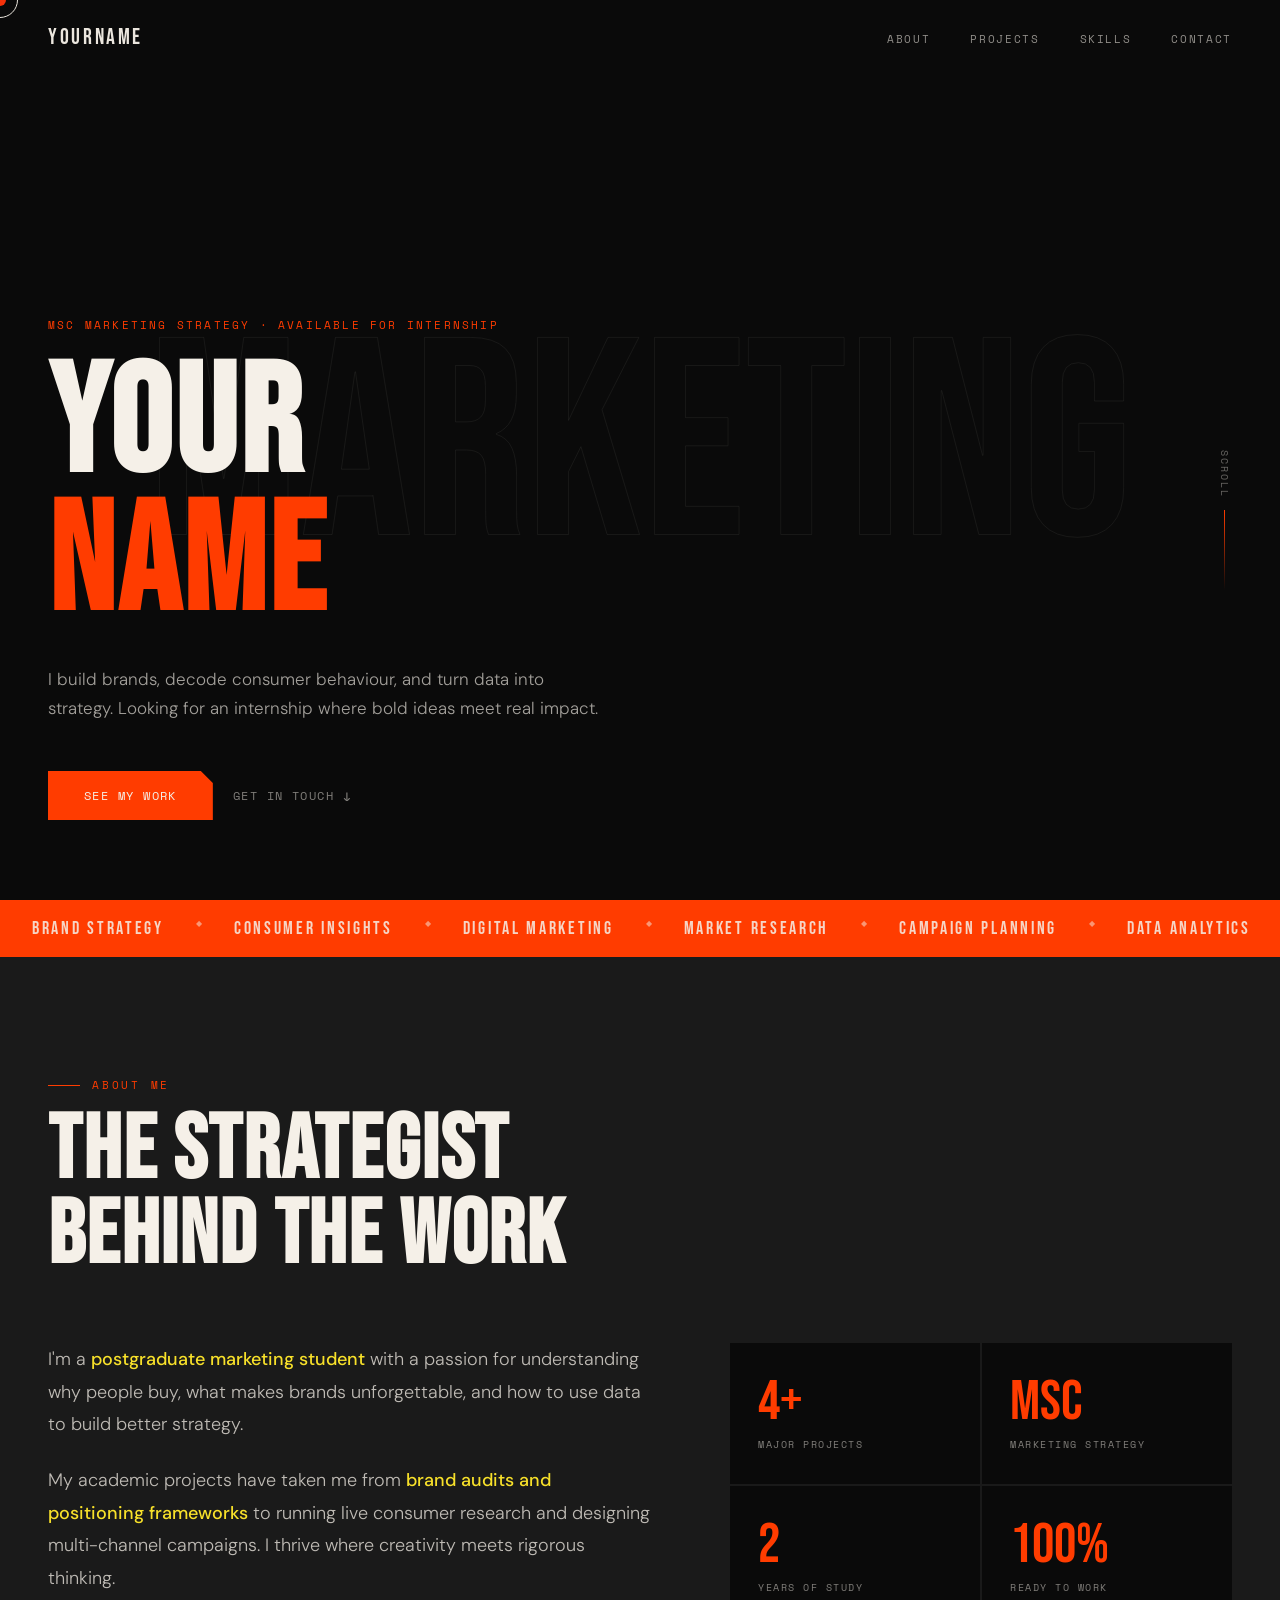
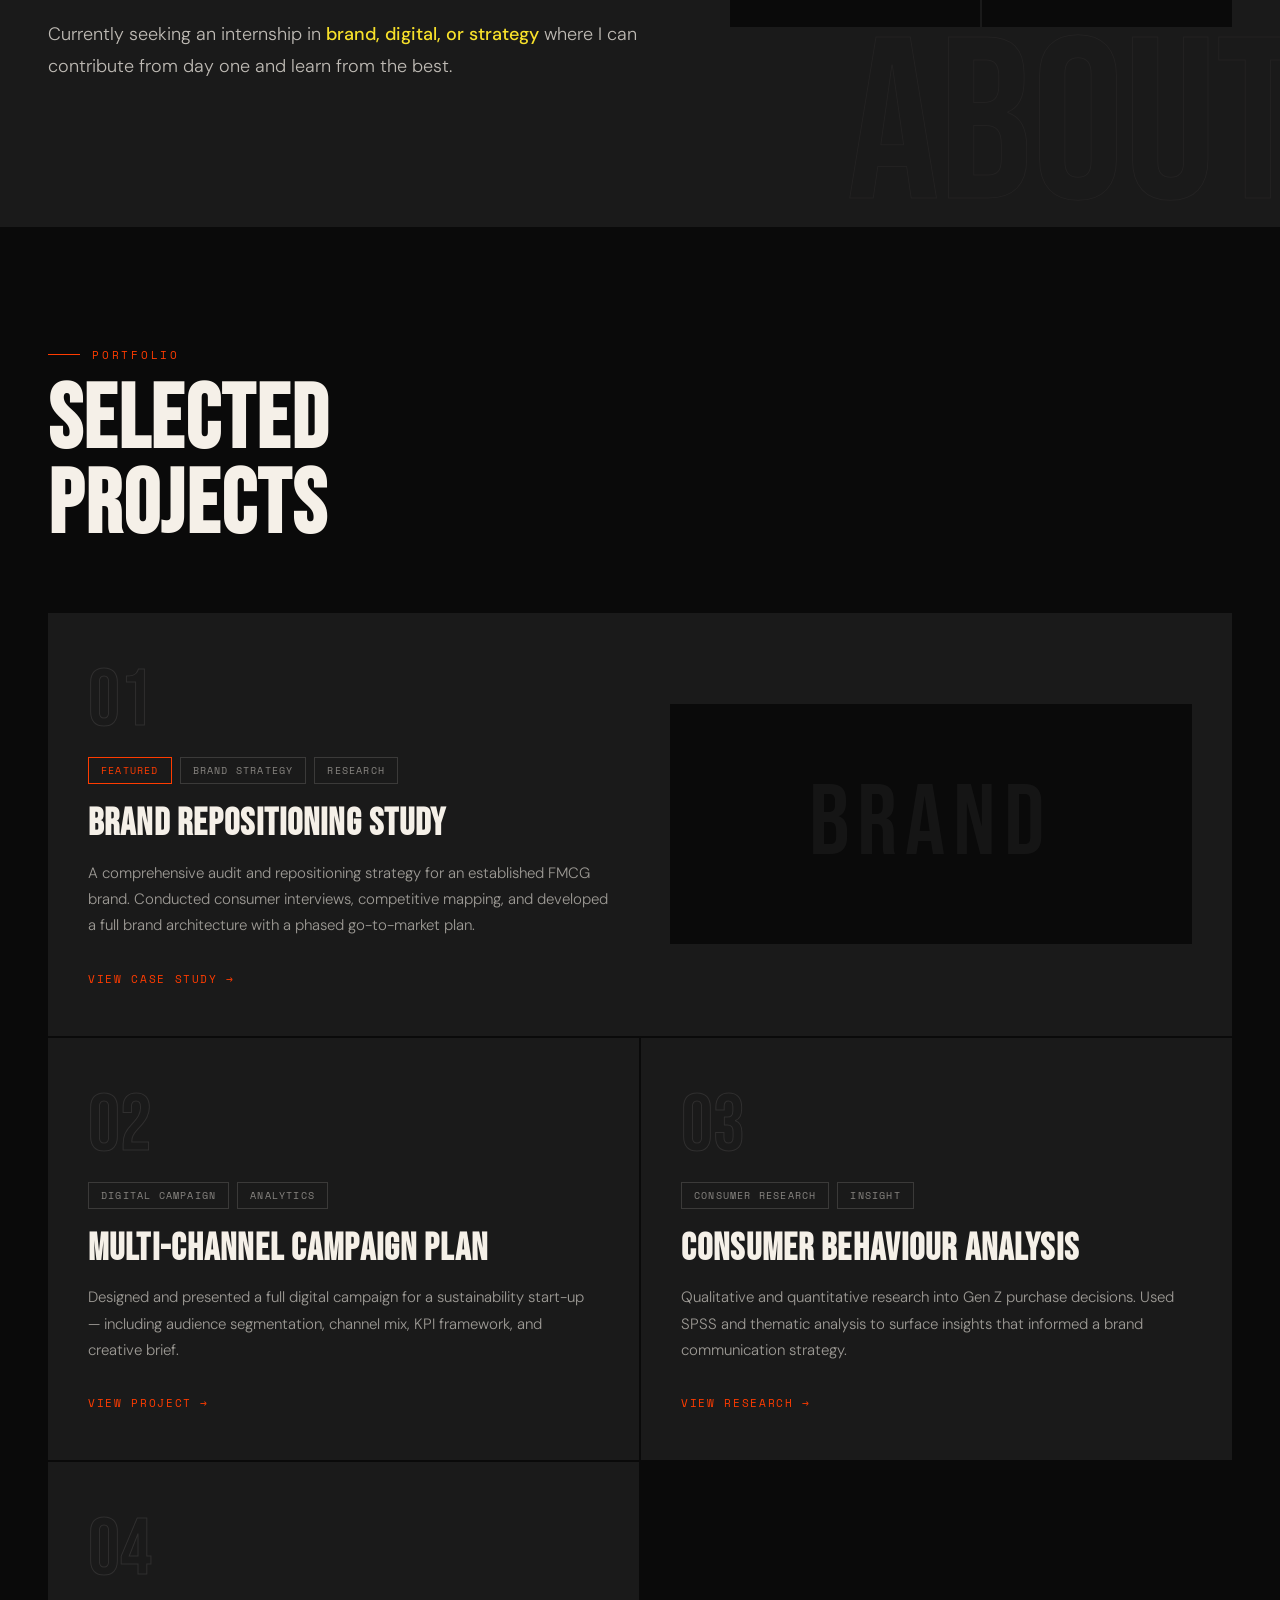
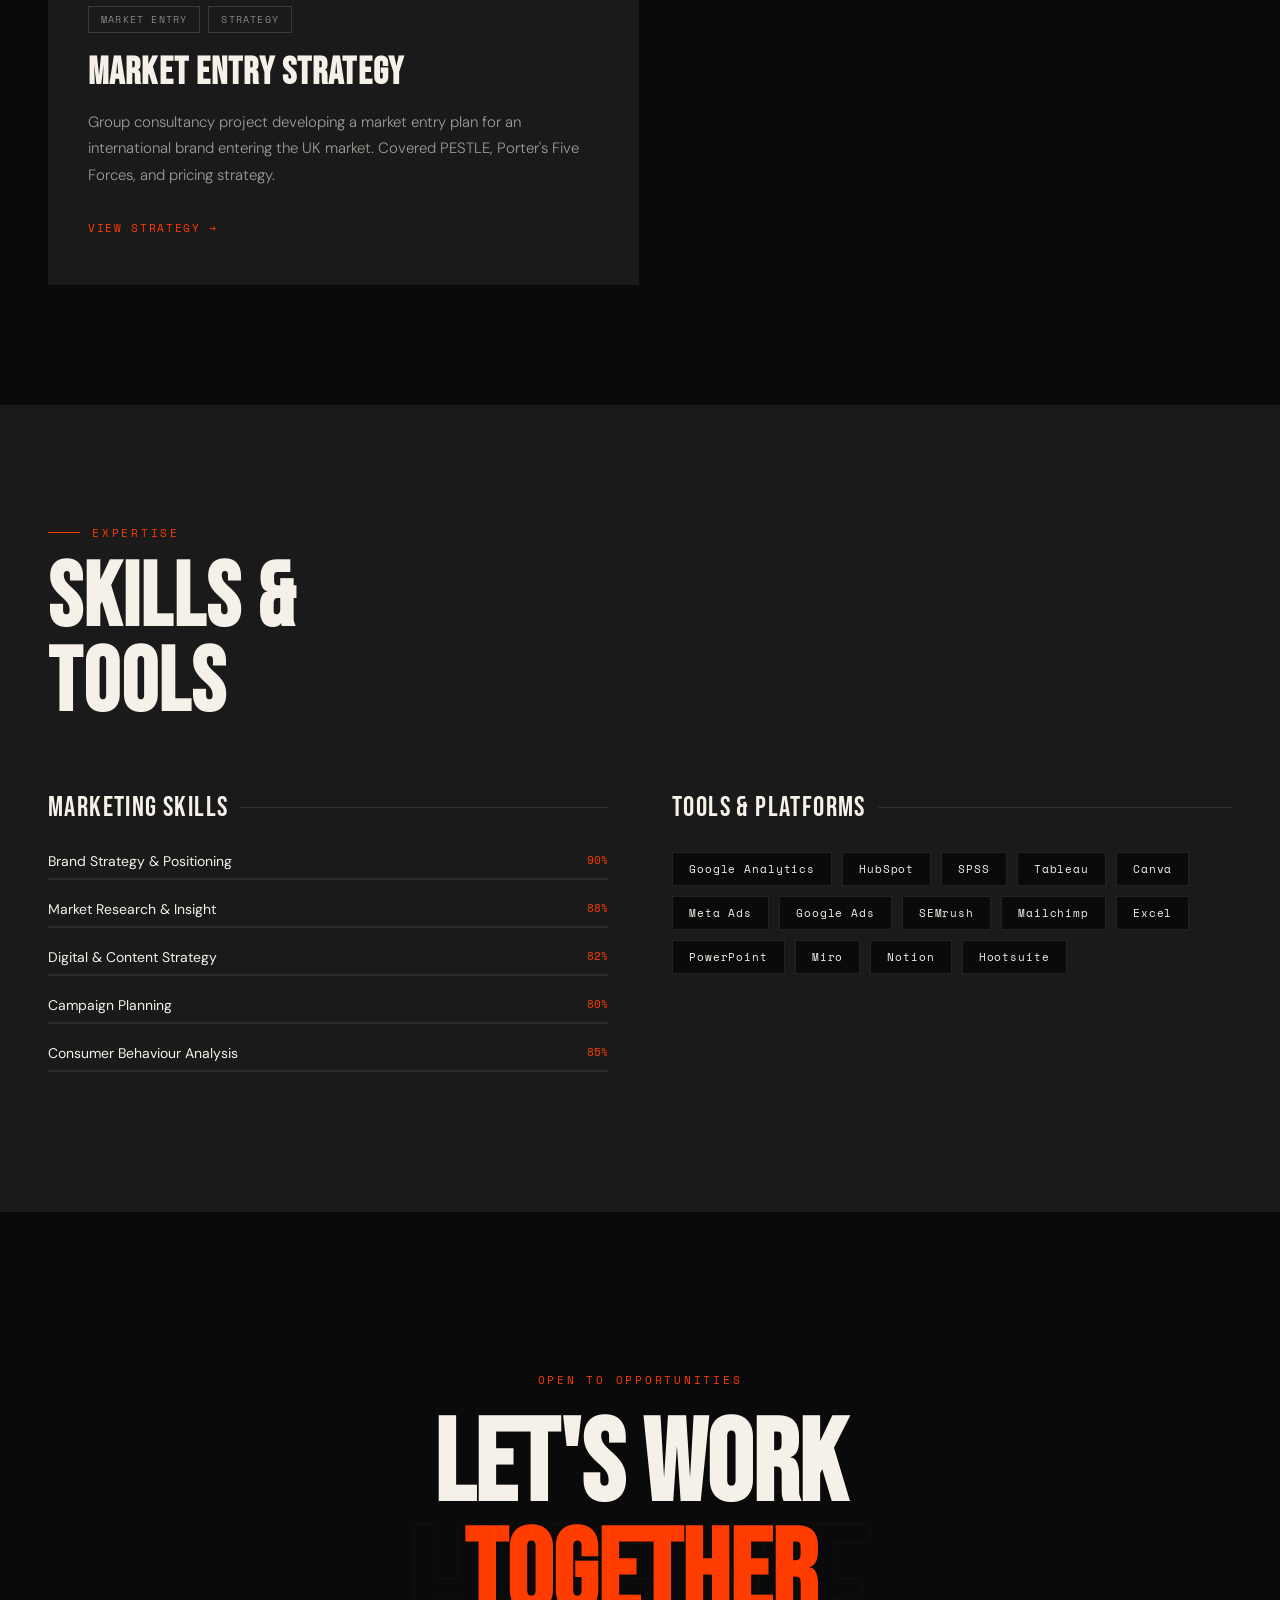
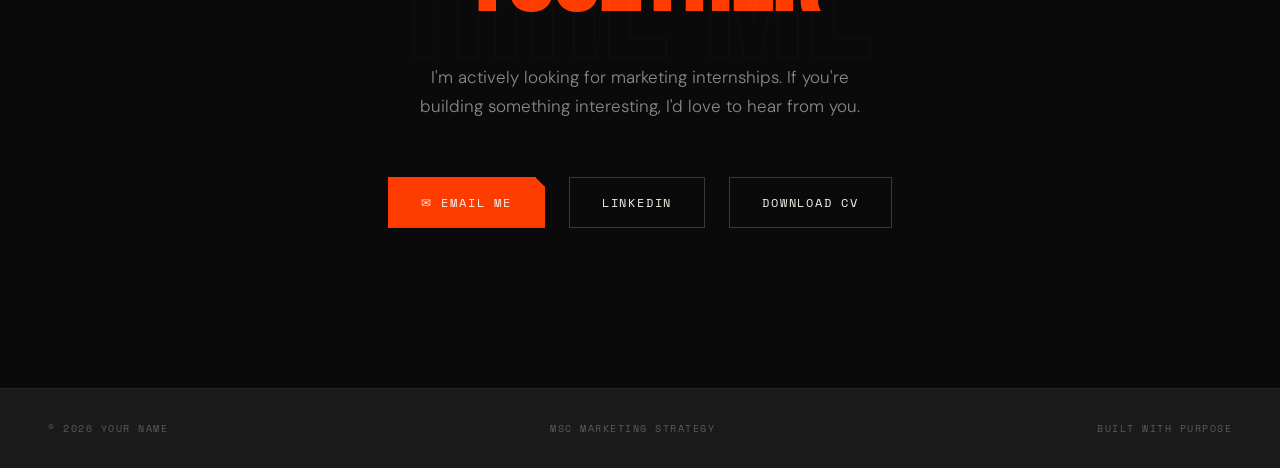
<file: portfolio.html>
<!DOCTYPE html>
<html lang="en">
<head>
<meta charset="UTF-8"/>
<meta name="viewport" content="width=device-width, initial-scale=1.0"/>
<title>Portfolio — MSc Marketing Strategy</title>
<link href="https://fonts.googleapis.com/css2?family=Bebas+Neue&family=DM+Sans:ital,wght@0,300;0,400;0,500;1,300&family=Space+Mono&display=swap" rel="stylesheet"/>
<style>
  :root {
    --black: #0a0a0a;
    --white: #f5f0e8;
    --accent: #ff3c00;
    --yellow: #f7e02a;
    --mid: #1a1a1a;
    --muted: #5a5a5a;
  }

  *, *::before, *::after { margin:0; padding:0; box-sizing:border-box; }

  html { scroll-behavior: smooth; }

  body {
    background: var(--black);
    color: var(--white);
    font-family: 'DM Sans', sans-serif;
    font-weight: 300;
    overflow-x: hidden;
    cursor: none;
  }

  /* Custom cursor */
  .cursor {
    width: 12px; height: 12px;
    background: var(--accent);
    border-radius: 50%;
    position: fixed;
    pointer-events: none;
    z-index: 9999;
    transform: translate(-50%, -50%);
    transition: transform 0.1s ease, width 0.2s ease, height 0.2s ease;
    mix-blend-mode: difference;
  }
  .cursor-ring {
    width: 36px; height: 36px;
    border: 1px solid var(--white);
    border-radius: 50%;
    position: fixed;
    pointer-events: none;
    z-index: 9998;
    transform: translate(-50%, -50%);
    transition: all 0.15s ease;
    mix-blend-mode: difference;
  }
  body:hover .cursor { opacity: 1; }

  /* Nav */
  nav {
    position: fixed; top: 0; left: 0; right: 0;
    z-index: 100;
    display: flex; justify-content: space-between; align-items: center;
    padding: 24px 48px;
    mix-blend-mode: difference;
  }
  .nav-logo {
    font-family: 'Bebas Neue', sans-serif;
    font-size: 22px;
    letter-spacing: 0.12em;
    color: var(--white);
    text-decoration: none;
  }
  .nav-links { display: flex; gap: 40px; list-style: none; }
  .nav-links a {
    font-family: 'Space Mono', monospace;
    font-size: 11px;
    letter-spacing: 0.15em;
    text-transform: uppercase;
    color: var(--white);
    text-decoration: none;
    opacity: 0.6;
    transition: opacity 0.2s;
  }
  .nav-links a:hover { opacity: 1; }

  /* Hero */
  .hero {
    min-height: 100vh;
    display: flex; flex-direction: column; justify-content: flex-end;
    padding: 0 48px 80px;
    position: relative;
    overflow: hidden;
  }
  .hero-bg-text {
    position: absolute;
    top: 50%; left: 50%;
    transform: translate(-50%, -50%);
    font-family: 'Bebas Neue', sans-serif;
    font-size: clamp(120px, 22vw, 320px);
    color: transparent;
    -webkit-text-stroke: 1px rgba(245,240,232,0.06);
    white-space: nowrap;
    pointer-events: none;
    user-select: none;
    animation: float 8s ease-in-out infinite;
  }
  @keyframes float {
    0%, 100% { transform: translate(-50%, -50%) translateY(0); }
    50% { transform: translate(-50%, -50%) translateY(-20px); }
  }

  .hero-tag {
    font-family: 'Space Mono', monospace;
    font-size: 11px;
    letter-spacing: 0.2em;
    text-transform: uppercase;
    color: var(--accent);
    margin-bottom: 24px;
    opacity: 0;
    animation: fadeUp 0.8s 0.2s forwards;
  }
  .hero-name {
    font-family: 'Bebas Neue', sans-serif;
    font-size: clamp(72px, 12vw, 160px);
    line-height: 0.9;
    letter-spacing: 0.02em;
    margin-bottom: 32px;
    opacity: 0;
    animation: fadeUp 0.8s 0.4s forwards;
  }
  .hero-name span { color: var(--accent); }
  .hero-desc {
    max-width: 560px;
    font-size: 17px;
    line-height: 1.7;
    color: rgba(245,240,232,0.65);
    margin-bottom: 48px;
    opacity: 0;
    animation: fadeUp 0.8s 0.6s forwards;
  }
  .hero-cta {
    display: flex; gap: 20px; align-items: center;
    opacity: 0;
    animation: fadeUp 0.8s 0.8s forwards;
  }
  .btn-primary {
    background: var(--accent);
    color: var(--white);
    padding: 16px 36px;
    font-family: 'Space Mono', monospace;
    font-size: 12px;
    letter-spacing: 0.12em;
    text-transform: uppercase;
    text-decoration: none;
    display: inline-block;
    transition: background 0.2s, transform 0.2s;
    clip-path: polygon(0 0, calc(100% - 12px) 0, 100% 12px, 100% 100%, 0 100%);
  }
  .btn-primary:hover { background: #ff5a20; transform: translateY(-2px); }
  .btn-ghost {
    color: var(--white);
    font-family: 'Space Mono', monospace;
    font-size: 12px;
    letter-spacing: 0.12em;
    text-transform: uppercase;
    text-decoration: none;
    opacity: 0.5;
    display: flex; align-items: center; gap: 8px;
    transition: opacity 0.2s;
  }
  .btn-ghost:hover { opacity: 1; }
  .btn-ghost::after { content: '↓'; font-size: 16px; }

  .hero-scroll-line {
    position: absolute; right: 48px; top: 50%;
    display: flex; flex-direction: column; align-items: center; gap: 12px;
    opacity: 0; animation: fadeIn 1s 1.2s forwards;
  }
  .hero-scroll-line span {
    writing-mode: vertical-rl;
    font-family: 'Space Mono', monospace;
    font-size: 10px;
    letter-spacing: 0.2em;
    text-transform: uppercase;
    opacity: 0.4;
  }
  .scroll-line {
    width: 1px; height: 80px;
    background: linear-gradient(to bottom, var(--accent), transparent);
    animation: scrollLine 2s ease-in-out infinite;
  }
  @keyframes scrollLine {
    0% { transform: scaleY(0); transform-origin: top; }
    50% { transform: scaleY(1); transform-origin: top; }
    51% { transform: scaleY(1); transform-origin: bottom; }
    100% { transform: scaleY(0); transform-origin: bottom; }
  }

  @keyframes fadeUp {
    from { opacity: 0; transform: translateY(40px); }
    to { opacity: 1; transform: translateY(0); }
  }
  @keyframes fadeIn {
    from { opacity: 0; } to { opacity: 1; }
  }

  /* Section base */
  section { padding: 120px 48px; }
  .section-label {
    font-family: 'Space Mono', monospace;
    font-size: 11px;
    letter-spacing: 0.25em;
    text-transform: uppercase;
    color: var(--accent);
    margin-bottom: 16px;
    display: flex; align-items: center; gap: 12px;
  }
  .section-label::before {
    content: '';
    display: block; width: 32px; height: 1px;
    background: var(--accent);
  }
  .section-title {
    font-family: 'Bebas Neue', sans-serif;
    font-size: clamp(48px, 7vw, 96px);
    line-height: 0.95;
    letter-spacing: 0.02em;
    margin-bottom: 64px;
  }

  /* About */
  #about {
    background: var(--mid);
    position: relative;
    overflow: hidden;
  }
  #about::before {
    content: 'ABOUT';
    position: absolute; bottom: -40px; right: -20px;
    font-family: 'Bebas Neue', sans-serif;
    font-size: clamp(100px, 18vw, 240px);
    color: transparent;
    -webkit-text-stroke: 1px rgba(245,240,232,0.04);
    pointer-events: none;
  }
  .about-grid {
    display: grid;
    grid-template-columns: 1.2fr 1fr;
    gap: 80px;
    align-items: start;
  }
  .about-text p {
    font-size: 18px;
    line-height: 1.8;
    color: rgba(245,240,232,0.75);
    margin-bottom: 24px;
  }
  .about-text p strong { color: var(--yellow); font-weight: 500; }
  .about-stats {
    display: grid;
    grid-template-columns: 1fr 1fr;
    gap: 2px;
  }
  .stat-box {
    background: var(--black);
    padding: 32px 28px;
    transition: background 0.2s;
  }
  .stat-box:hover { background: #111; }
  .stat-num {
    font-family: 'Bebas Neue', sans-serif;
    font-size: 56px;
    color: var(--accent);
    line-height: 1;
    margin-bottom: 6px;
  }
  .stat-label {
    font-family: 'Space Mono', monospace;
    font-size: 10px;
    letter-spacing: 0.15em;
    text-transform: uppercase;
    opacity: 0.5;
  }

  /* Projects */
  #projects { background: var(--black); }
  .projects-grid {
    display: grid;
    grid-template-columns: repeat(2, 1fr);
    gap: 2px;
  }
  .project-card {
    background: var(--mid);
    padding: 48px 40px;
    position: relative;
    overflow: hidden;
    transition: background 0.3s;
    cursor: none;
  }
  .project-card:first-child {
    grid-column: 1 / -1;
    display: grid;
    grid-template-columns: 1fr 1fr;
    gap: 60px;
    align-items: center;
  }
  .project-card::before {
    content: '';
    position: absolute;
    top: 0; left: 0;
    width: 4px; height: 0;
    background: var(--accent);
    transition: height 0.4s ease;
  }
  .project-card:hover::before { height: 100%; }
  .project-card:hover { background: #1e1e1e; }
  .project-num {
    font-family: 'Bebas Neue', sans-serif;
    font-size: 80px;
    color: transparent;
    -webkit-text-stroke: 1px rgba(245,240,232,0.1);
    line-height: 1;
    margin-bottom: 16px;
    transition: color 0.3s, -webkit-text-stroke 0.3s;
  }
  .project-card:hover .project-num {
    color: var(--accent);
    -webkit-text-stroke: 1px var(--accent);
    opacity: 0.3;
  }
  .project-tags {
    display: flex; flex-wrap: wrap; gap: 8px;
    margin-bottom: 20px;
  }
  .tag {
    font-family: 'Space Mono', monospace;
    font-size: 10px;
    letter-spacing: 0.12em;
    text-transform: uppercase;
    padding: 5px 12px;
    border: 1px solid rgba(245,240,232,0.15);
    color: rgba(245,240,232,0.5);
  }
  .tag.accent { border-color: var(--accent); color: var(--accent); }
  .project-title {
    font-family: 'Bebas Neue', sans-serif;
    font-size: 38px;
    letter-spacing: 0.03em;
    line-height: 1.05;
    margin-bottom: 16px;
  }
  .project-desc {
    font-size: 15px;
    line-height: 1.75;
    color: rgba(245,240,232,0.6);
    margin-bottom: 28px;
  }
  .project-link {
    font-family: 'Space Mono', monospace;
    font-size: 11px;
    letter-spacing: 0.15em;
    text-transform: uppercase;
    color: var(--accent);
    text-decoration: none;
    display: inline-flex; align-items: center; gap: 8px;
    transition: gap 0.2s;
  }
  .project-link:hover { gap: 14px; }
  .project-visual {
    background: var(--black);
    height: 240px;
    display: flex; align-items: center; justify-content: center;
    font-family: 'Bebas Neue', sans-serif;
    font-size: 80px;
    color: rgba(245,240,232,0.05);
    letter-spacing: 0.1em;
    overflow: hidden;
    position: relative;
  }
  .project-visual-inner {
    transition: transform 0.4s ease;
    font-size: 100px;
  }
  .project-card:hover .project-visual-inner { transform: scale(1.1); }

  /* Skills */
  #skills { background: var(--mid); }
  .skills-layout {
    display: grid;
    grid-template-columns: 1fr 1fr;
    gap: 64px;
  }
  .skill-category-title {
    font-family: 'Bebas Neue', sans-serif;
    font-size: 28px;
    letter-spacing: 0.05em;
    margin-bottom: 28px;
    display: flex; align-items: center; gap: 12px;
  }
  .skill-category-title::after {
    content: '';
    flex: 1; height: 1px;
    background: rgba(245,240,232,0.1);
  }
  .skill-item {
    margin-bottom: 20px;
  }
  .skill-header {
    display: flex; justify-content: space-between;
    margin-bottom: 8px;
  }
  .skill-name {
    font-family: 'DM Sans', sans-serif;
    font-size: 14px;
    font-weight: 400;
  }
  .skill-pct {
    font-family: 'Space Mono', monospace;
    font-size: 11px;
    color: var(--accent);
  }
  .skill-bar {
    height: 2px;
    background: rgba(245,240,232,0.08);
    position: relative;
    overflow: hidden;
  }
  .skill-bar-fill {
    position: absolute;
    top: 0; left: 0; bottom: 0;
    background: var(--accent);
    transform: scaleX(0);
    transform-origin: left;
    transition: transform 1.2s cubic-bezier(0.16, 1, 0.3, 1);
  }
  .skill-bar-fill.animated { transform: scaleX(1); }

  /* Tools grid */
  .tools-grid {
    display: flex; flex-wrap: wrap; gap: 10px;
    margin-top: 8px;
  }
  .tool-chip {
    font-family: 'Space Mono', monospace;
    font-size: 11px;
    letter-spacing: 0.08em;
    padding: 8px 16px;
    background: var(--black);
    border: 1px solid rgba(245,240,232,0.1);
    transition: border-color 0.2s, color 0.2s;
  }
  .tool-chip:hover { border-color: var(--yellow); color: var(--yellow); }

  /* Contact */
  #contact {
    background: var(--black);
    text-align: center;
    padding: 160px 48px;
    position: relative;
    overflow: hidden;
  }
  #contact::before {
    content: 'HIRE ME';
    position: absolute; top: 50%; left: 50%;
    transform: translate(-50%, -50%);
    font-family: 'Bebas Neue', sans-serif;
    font-size: clamp(80px, 15vw, 200px);
    color: transparent;
    -webkit-text-stroke: 1px rgba(245,240,232,0.03);
    white-space: nowrap;
    pointer-events: none;
  }
  .contact-eyebrow {
    font-family: 'Space Mono', monospace;
    font-size: 11px;
    letter-spacing: 0.25em;
    text-transform: uppercase;
    color: var(--accent);
    margin-bottom: 24px;
  }
  .contact-headline {
    font-family: 'Bebas Neue', sans-serif;
    font-size: clamp(52px, 9vw, 120px);
    line-height: 0.95;
    margin-bottom: 32px;
  }
  .contact-headline span { color: var(--accent); }
  .contact-sub {
    font-size: 17px;
    color: rgba(245,240,232,0.55);
    max-width: 440px;
    margin: 0 auto 56px;
    line-height: 1.7;
  }
  .contact-links {
    display: flex; justify-content: center; gap: 24px;
    flex-wrap: wrap;
  }
  .contact-link {
    font-family: 'Space Mono', monospace;
    font-size: 12px;
    letter-spacing: 0.15em;
    text-transform: uppercase;
    color: var(--white);
    text-decoration: none;
    padding: 16px 32px;
    border: 1px solid rgba(245,240,232,0.2);
    transition: border-color 0.2s, color 0.2s, background 0.2s;
    display: flex; align-items: center; gap: 10px;
  }
  .contact-link:hover {
    border-color: var(--accent);
    color: var(--accent);
  }
  .contact-link.primary {
    background: var(--accent);
    border-color: var(--accent);
    color: var(--white);
    clip-path: polygon(0 0, calc(100% - 10px) 0, 100% 10px, 100% 100%, 0 100%);
  }
  .contact-link.primary:hover { background: #ff5a20; }

  /* Footer */
  footer {
    background: var(--mid);
    padding: 32px 48px;
    display: flex; justify-content: space-between; align-items: center;
    border-top: 1px solid rgba(245,240,232,0.06);
  }
  footer span {
    font-family: 'Space Mono', monospace;
    font-size: 10px;
    letter-spacing: 0.15em;
    text-transform: uppercase;
    opacity: 0.3;
  }

  /* Marquee */
  .marquee-wrap {
    background: var(--accent);
    padding: 18px 0;
    overflow: hidden;
    white-space: nowrap;
  }
  .marquee-track {
    display: inline-flex;
    animation: marquee 20s linear infinite;
  }
  .marquee-item {
    font-family: 'Bebas Neue', sans-serif;
    font-size: 18px;
    letter-spacing: 0.15em;
    color: var(--white);
    padding: 0 32px;
    opacity: 0.85;
  }
  .marquee-dot {
    font-size: 8px;
    vertical-align: middle;
    opacity: 0.5;
  }
  @keyframes marquee {
    from { transform: translateX(0); }
    to { transform: translateX(-50%); }
  }

  /* Reveal animation */
  .reveal {
    opacity: 0;
    transform: translateY(32px);
    transition: opacity 0.8s ease, transform 0.8s ease;
  }
  .reveal.visible {
    opacity: 1;
    transform: none;
  }

  /* Responsive */
  @media (max-width: 768px) {
    nav { padding: 20px 24px; }
    .nav-links { display: none; }
    section { padding: 80px 24px; }
    .hero { padding: 0 24px 60px; }
    .about-grid { grid-template-columns: 1fr; gap: 48px; }
    .projects-grid { grid-template-columns: 1fr; }
    .project-card:first-child { grid-template-columns: 1fr; }
    .skills-layout { grid-template-columns: 1fr; }
    footer { flex-direction: column; gap: 12px; text-align: center; }
    .hero-scroll-line { display: none; }
  }
</style>
</head>
<body>

<div class="cursor" id="cursor"></div>
<div class="cursor-ring" id="cursorRing"></div>

<!-- Nav -->
<nav>
  <a href="#" class="nav-logo">YourName</a>
  <ul class="nav-links">
    <li><a href="#about">About</a></li>
    <li><a href="#projects">Projects</a></li>
    <li><a href="#skills">Skills</a></li>
    <li><a href="#contact">Contact</a></li>
  </ul>
</nav>

<!-- Hero -->
<section class="hero" id="home">
  <div class="hero-bg-text">MARKETING</div>
  <div class="hero-scroll-line">
    <span>Scroll</span>
    <div class="scroll-line"></div>
  </div>
  <div class="hero-tag">MSc Marketing Strategy · Available for Internship</div>
  <h1 class="hero-name">Your<br/><span>Name</span></h1>
  <p class="hero-desc">I build brands, decode consumer behaviour, and turn data into strategy. Looking for an internship where bold ideas meet real impact.</p>
  <div class="hero-cta">
    <a href="#projects" class="btn-primary">See My Work</a>
    <a href="#contact" class="btn-ghost">Get in Touch</a>
  </div>
</section>

<!-- Marquee -->
<div class="marquee-wrap">
  <div class="marquee-track">
    <span class="marquee-item">Brand Strategy</span><span class="marquee-dot">◆</span>
    <span class="marquee-item">Consumer Insights</span><span class="marquee-dot">◆</span>
    <span class="marquee-item">Digital Marketing</span><span class="marquee-dot">◆</span>
    <span class="marquee-item">Market Research</span><span class="marquee-dot">◆</span>
    <span class="marquee-item">Campaign Planning</span><span class="marquee-dot">◆</span>
    <span class="marquee-item">Data Analytics</span><span class="marquee-dot">◆</span>
    <span class="marquee-item">Content Strategy</span><span class="marquee-dot">◆</span>
    <span class="marquee-item">SEO & Paid Media</span><span class="marquee-dot">◆</span>
    <span class="marquee-item">Brand Strategy</span><span class="marquee-dot">◆</span>
    <span class="marquee-item">Consumer Insights</span><span class="marquee-dot">◆</span>
    <span class="marquee-item">Digital Marketing</span><span class="marquee-dot">◆</span>
    <span class="marquee-item">Market Research</span><span class="marquee-dot">◆</span>
    <span class="marquee-item">Campaign Planning</span><span class="marquee-dot">◆</span>
    <span class="marquee-item">Data Analytics</span><span class="marquee-dot">◆</span>
    <span class="marquee-item">Content Strategy</span><span class="marquee-dot">◆</span>
    <span class="marquee-item">SEO & Paid Media</span><span class="marquee-dot">◆</span>
  </div>
</div>

<!-- About -->
<section id="about">
  <div class="section-label">About Me</div>
  <h2 class="section-title reveal">The Strategist<br/>Behind the Work</h2>
  <div class="about-grid">
    <div class="about-text reveal">
      <p>I'm a <strong>postgraduate marketing student</strong> with a passion for understanding why people buy, what makes brands unforgettable, and how to use data to build better strategy.</p>
      <p>My academic projects have taken me from <strong>brand audits and positioning frameworks</strong> to running live consumer research and designing multi-channel campaigns. I thrive where creativity meets rigorous thinking.</p>
      <p>Currently seeking an internship in <strong>brand, digital, or strategy</strong> where I can contribute from day one and learn from the best.</p>
    </div>
    <div class="about-stats reveal">
      <div class="stat-box">
        <div class="stat-num">4+</div>
        <div class="stat-label">Major Projects</div>
      </div>
      <div class="stat-box">
        <div class="stat-num">MSc</div>
        <div class="stat-label">Marketing Strategy</div>
      </div>
      <div class="stat-box">
        <div class="stat-num">2</div>
        <div class="stat-label">Years of Study</div>
      </div>
      <div class="stat-box">
        <div class="stat-num">100%</div>
        <div class="stat-label">Ready to Work</div>
      </div>
    </div>
  </div>
</section>

<!-- Projects -->
<section id="projects">
  <div class="section-label">Portfolio</div>
  <h2 class="section-title reveal">Selected<br/>Projects</h2>
  <div class="projects-grid">

    <!-- Featured project -->
    <div class="project-card reveal">
      <div>
        <div class="project-num">01</div>
        <div class="project-tags">
          <span class="tag accent">Featured</span>
          <span class="tag">Brand Strategy</span>
          <span class="tag">Research</span>
        </div>
        <h3 class="project-title">Brand Repositioning Study</h3>
        <p class="project-desc">A comprehensive audit and repositioning strategy for an established FMCG brand. Conducted consumer interviews, competitive mapping, and developed a full brand architecture with a phased go-to-market plan.</p>
        <a href="#" class="project-link">View Case Study →</a>
      </div>
      <div class="project-visual">
        <div class="project-visual-inner">BRAND</div>
      </div>
    </div>

    <div class="project-card reveal">
      <div class="project-num">02</div>
      <div class="project-tags">
        <span class="tag">Digital Campaign</span>
        <span class="tag">Analytics</span>
      </div>
      <h3 class="project-title">Multi-Channel Campaign Plan</h3>
      <p class="project-desc">Designed and presented a full digital campaign for a sustainability start-up — including audience segmentation, channel mix, KPI framework, and creative brief.</p>
      <a href="#" class="project-link">View Project →</a>
    </div>

    <div class="project-card reveal">
      <div class="project-num">03</div>
      <div class="project-tags">
        <span class="tag">Consumer Research</span>
        <span class="tag">Insight</span>
      </div>
      <h3 class="project-title">Consumer Behaviour Analysis</h3>
      <p class="project-desc">Qualitative and quantitative research into Gen Z purchase decisions. Used SPSS and thematic analysis to surface insights that informed a brand communication strategy.</p>
      <a href="#" class="project-link">View Research →</a>
    </div>

    <div class="project-card reveal">
      <div class="project-num">04</div>
      <div class="project-tags">
        <span class="tag">Market Entry</span>
        <span class="tag">Strategy</span>
      </div>
      <h3 class="project-title">Market Entry Strategy</h3>
      <p class="project-desc">Group consultancy project developing a market entry plan for an international brand entering the UK market. Covered PESTLE, Porter's Five Forces, and pricing strategy.</p>
      <a href="#" class="project-link">View Strategy →</a>
    </div>

  </div>
</section>

<!-- Skills -->
<section id="skills">
  <div class="section-label">Expertise</div>
  <h2 class="section-title reveal">Skills &<br/>Tools</h2>
  <div class="skills-layout">
    <div class="reveal">
      <div class="skill-category-title">Marketing Skills</div>
      <div class="skill-item">
        <div class="skill-header"><span class="skill-name">Brand Strategy & Positioning</span><span class="skill-pct">90%</span></div>
        <div class="skill-bar"><div class="skill-bar-fill" style="--w:0.9"></div></div>
      </div>
      <div class="skill-item">
        <div class="skill-header"><span class="skill-name">Market Research & Insight</span><span class="skill-pct">88%</span></div>
        <div class="skill-bar"><div class="skill-bar-fill" style="--w:0.88"></div></div>
      </div>
      <div class="skill-item">
        <div class="skill-header"><span class="skill-name">Digital & Content Strategy</span><span class="skill-pct">82%</span></div>
        <div class="skill-bar"><div class="skill-bar-fill" style="--w:0.82"></div></div>
      </div>
      <div class="skill-item">
        <div class="skill-header"><span class="skill-name">Campaign Planning</span><span class="skill-pct">80%</span></div>
        <div class="skill-bar"><div class="skill-bar-fill" style="--w:0.80"></div></div>
      </div>
      <div class="skill-item">
        <div class="skill-header"><span class="skill-name">Consumer Behaviour Analysis</span><span class="skill-pct">85%</span></div>
        <div class="skill-bar"><div class="skill-bar-fill" style="--w:0.85"></div></div>
      </div>
    </div>
    <div class="reveal">
      <div class="skill-category-title">Tools & Platforms</div>
      <div class="tools-grid">
        <span class="tool-chip">Google Analytics</span>
        <span class="tool-chip">HubSpot</span>
        <span class="tool-chip">SPSS</span>
        <span class="tool-chip">Tableau</span>
        <span class="tool-chip">Canva</span>
        <span class="tool-chip">Meta Ads</span>
        <span class="tool-chip">Google Ads</span>
        <span class="tool-chip">SEMrush</span>
        <span class="tool-chip">Mailchimp</span>
        <span class="tool-chip">Excel</span>
        <span class="tool-chip">PowerPoint</span>
        <span class="tool-chip">Miro</span>
        <span class="tool-chip">Notion</span>
        <span class="tool-chip">Hootsuite</span>
      </div>
    </div>
  </div>
</section>

<!-- Contact -->
<section id="contact">
  <div class="contact-eyebrow">Open to Opportunities</div>
  <h2 class="contact-headline reveal">Let's Work<br/><span>Together</span></h2>
  <p class="contact-sub reveal">I'm actively looking for marketing internships. If you're building something interesting, I'd love to hear from you.</p>
  <div class="contact-links reveal">
    <a href="mailto:your@email.com" class="contact-link primary">✉ Email Me</a>
    <a href="https://linkedin.com" target="_blank" class="contact-link">LinkedIn</a>
    <a href="#" class="contact-link">Download CV</a>
  </div>
</section>

<!-- Footer -->
<footer>
  <span>© 2026 Your Name</span>
  <span>MSc Marketing Strategy</span>
  <span>Built with purpose</span>
</footer>

<script>
  // Cursor
  const cursor = document.getElementById('cursor');
  const ring = document.getElementById('cursorRing');
  let mx = 0, my = 0, rx = 0, ry = 0;
  document.addEventListener('mousemove', e => {
    mx = e.clientX; my = e.clientY;
    cursor.style.left = mx + 'px';
    cursor.style.top = my + 'px';
  });
  function animateRing() {
    rx += (mx - rx) * 0.12;
    ry += (my - ry) * 0.12;
    ring.style.left = rx + 'px';
    ring.style.top = ry + 'px';
    requestAnimationFrame(animateRing);
  }
  animateRing();

  // Reveal on scroll
  const reveals = document.querySelectorAll('.reveal');
  const observer = new IntersectionObserver((entries) => {
    entries.forEach((entry, i) => {
      if (entry.isIntersecting) {
        setTimeout(() => {
          entry.target.classList.add('visible');
          // Animate skill bars
          entry.target.querySelectorAll('.skill-bar-fill').forEach(bar => {
            bar.classList.add('animated');
            bar.style.transform = `scaleX(${bar.style.getPropertyValue('--w')})`;
          });
        }, i * 80);
        observer.unobserve(entry.target);
      }
    });
  }, { threshold: 0.15 });
  reveals.forEach(el => observer.observe(el));

  // Skill bar animation via intersection
  const skillSection = document.querySelector('#skills');
  const skillObserver = new IntersectionObserver((entries) => {
    entries.forEach(entry => {
      if (entry.isIntersecting) {
        document.querySelectorAll('.skill-bar-fill').forEach(bar => {
          bar.style.transform = `scaleX(${bar.style.getPropertyValue('--w')})`;
        });
      }
    });
  }, { threshold: 0.2 });
  if (skillSection) skillObserver.observe(skillSection);
</script>
</body>
</html>
</file>
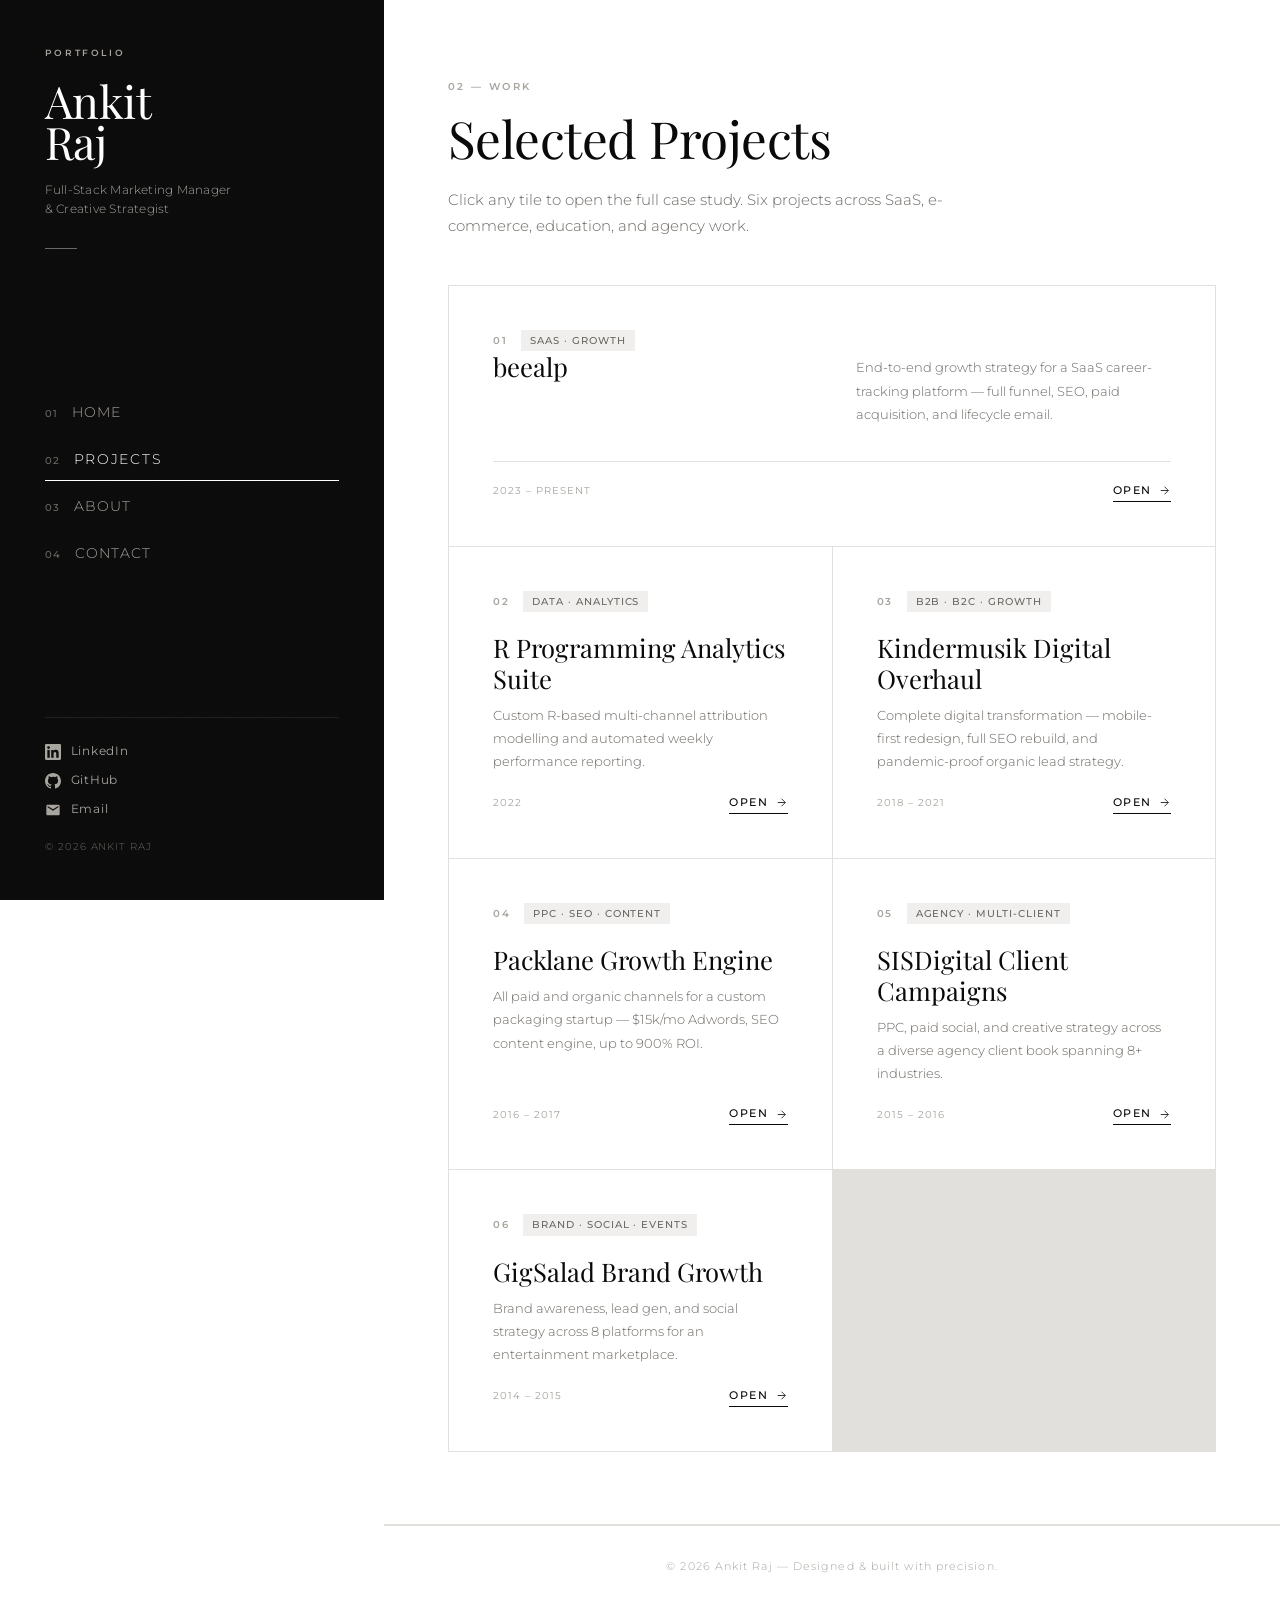
<file: projects.html>
<!DOCTYPE html>
<html lang="en">
<head>
  <meta charset="UTF-8" />
  <meta name="viewport" content="width=device-width, initial-scale=1.0" />
  <meta name="description" content="Projects — Ankit Raj's Marketing Portfolio" />
  <title>Projects — Ankit Raj</title>
  <link rel="preconnect" href="https://fonts.googleapis.com" />
  <link rel="preconnect" href="https://fonts.gstatic.com" crossorigin />
  <link href="https://fonts.googleapis.com/css2?family=Montserrat:ital,wght@0,200;0,300;0,400;0,500;0,600;0,700;1,300&amp;family=Playfair+Display:ital,wght@0,400;0,500;1,400&amp;display=swap" rel="stylesheet" />
  <link rel="stylesheet" href="style.css" />
</head>
<body>

  <!-- ── SIDEBAR ── -->
  <aside class="sidebar">
    <div class="sidebar__identity">
      <div class="sidebar__mono-line">PORTFOLIO</div>
      <h1 class="sidebar__name">Ankit<br />Raj</h1>
      <p class="sidebar__headline">Full-Stack Marketing Manager<br />&amp; Creative Strategist</p>
      <div class="sidebar__divider"></div>
    </div>
    <nav class="sidebar__nav" aria-label="Primary navigation">
      <ul class="nav__list">
        <li class="nav__item"><a href="index.html"    class="nav__link"><span class="nav__index">01</span><span class="nav__label">Home</span></a></li>
        <li class="nav__item"><a href="projects.html" class="nav__link nav__link--active"><span class="nav__index">02</span><span class="nav__label">Projects</span></a></li>
        <li class="nav__item"><a href="about.html"    class="nav__link"><span class="nav__index">03</span><span class="nav__label">About</span></a></li>
        <li class="nav__item"><a href="contact.html"  class="nav__link"><span class="nav__index">04</span><span class="nav__label">Contact</span></a></li>
      </ul>
    </nav>
    <footer class="sidebar__footer">
      <div class="sidebar__social">
        <a href="https://www.linkedin.com/in/ankitraj/" target="_blank" rel="noopener noreferrer" class="social__link" aria-label="LinkedIn">
          <svg viewBox="0 0 24 24" fill="currentColor" width="16" height="16" aria-hidden="true"><path d="M20.447 20.452h-3.554v-5.569c0-1.328-.027-3.037-1.852-3.037-1.853 0-2.136 1.445-2.136 2.939v5.667H9.351V9h3.414v1.561h.046c.477-.9 1.637-1.85 3.37-1.85 3.601 0 4.267 2.37 4.267 5.455v6.286zM5.337 7.433a2.062 2.062 0 0 1-2.063-2.065 2.064 2.064 0 1 1 2.063 2.065zm1.782 13.019H3.555V9h3.564v11.452zM22.225 0H1.771C.792 0 0 .774 0 1.729v20.542C0 23.227.792 24 1.771 24h20.451C23.2 24 24 23.227 24 22.271V1.729C24 .774 23.2 0 22.222 0h.003z"/></svg>
          <span>LinkedIn</span>
        </a>
        <a href="https://github.com/ankitraj" target="_blank" rel="noopener noreferrer" class="social__link" aria-label="GitHub">
          <svg viewBox="0 0 24 24" fill="currentColor" width="16" height="16" aria-hidden="true"><path d="M12 0C5.374 0 0 5.373 0 12c0 5.302 3.438 9.8 8.207 11.387.599.111.793-.261.793-.577v-2.234c-3.338.726-4.033-1.416-4.033-1.416-.546-1.387-1.333-1.756-1.333-1.756-1.089-.745.083-.729.083-.729 1.205.084 1.839 1.237 1.839 1.237 1.07 1.834 2.807 1.304 3.492.997.107-.775.418-1.305.762-1.604-2.665-.305-5.467-1.334-5.467-5.931 0-1.311.469-2.381 1.236-3.221-.124-.303-.535-1.524.117-3.176 0 0 1.008-.322 3.301 1.23A11.509 11.509 0 0 1 12 5.803c1.02.005 2.047.138 3.006.404 2.291-1.552 3.297-1.23 3.297-1.23.653 1.653.242 2.874.118 3.176.77.84 1.235 1.911 1.235 3.221 0 4.609-2.807 5.624-5.479 5.921.43.372.823 1.102.823 2.222v3.293c0 .319.192.694.801.576C20.566 21.797 24 17.3 24 12c0-6.627-5.373-12-12-12z"/></svg>
          <span>GitHub</span>
        </a>
        <a href="mailto:ankitraj@gmail.com" class="social__link" aria-label="Email">
          <svg viewBox="0 0 24 24" fill="currentColor" width="16" height="16" aria-hidden="true"><path d="M20 4H4c-1.1 0-2 .9-2 2v12c0 1.1.9 2 2 2h16c1.1 0 2-.9 2-2V6c0-1.1-.9-2-2-2zm0 4-8 5-8-5V6l8 5 8-5v2z"/></svg>
          <span>Email</span>
        </a>
      </div>
      <p class="sidebar__copy">&copy; 2026 Ankit Raj</p>
    </footer>
  </aside>

  <!-- ── MAIN: PROJECTS GRID ── -->
  <main class="main">
    <section class="section section--projects">

      <div class="section__header">
        <span class="section__tag">02 — WORK</span>
        <h2 class="section__title">Selected Projects</h2>
        <p class="section__desc">
          Click any tile to open the full case study. Six projects across
          SaaS, e-commerce, education, and agency work.
        </p>
      </div>

      <!-- ── PROJECT TILES GRID ── -->
      <div class="tiles__grid">

        <!-- Tile 1: beealp (featured) -->
        <a href="projects/beealp.html" class="tile tile--featured" aria-label="Open beealp case study">
          <div class="tile__inner">
            <div class="tile__top">
              <span class="tile__num">01</span>
              <span class="tile__tag">SaaS &middot; Growth</span>
            </div>
            <div class="tile__body">
              <h3 class="tile__title">beealp</h3>
              <p class="tile__desc">End-to-end growth strategy for a SaaS career-tracking platform — full funnel, SEO, paid acquisition, and lifecycle email.</p>
            </div>
            <div class="tile__bottom">
              <span class="tile__year">2023 &ndash; Present</span>
              <span class="tile__cta">
                Open
                <svg viewBox="0 0 24 24" fill="none" stroke="currentColor" stroke-width="1.5" width="13" height="13" aria-hidden="true"><path d="M5 12h14M12 5l7 7-7 7"/></svg>
              </span>
            </div>
          </div>
        </a>

        <!-- Tile 2: R Programming -->
        <a href="projects/r-analytics.html" class="tile" aria-label="Open R Programming Analytics case study">
          <div class="tile__inner">
            <div class="tile__top">
              <span class="tile__num">02</span>
              <span class="tile__tag">Data &middot; Analytics</span>
            </div>
            <div class="tile__body">
              <h3 class="tile__title">R Programming Analytics Suite</h3>
              <p class="tile__desc">Custom R-based multi-channel attribution modelling and automated weekly performance reporting.</p>
            </div>
            <div class="tile__bottom">
              <span class="tile__year">2022</span>
              <span class="tile__cta">
                Open
                <svg viewBox="0 0 24 24" fill="none" stroke="currentColor" stroke-width="1.5" width="13" height="13" aria-hidden="true"><path d="M5 12h14M12 5l7 7-7 7"/></svg>
              </span>
            </div>
          </div>
        </a>

        <!-- Tile 3: Kindermusik -->
        <a href="projects/kindermusik.html" class="tile" aria-label="Open Kindermusik case study">
          <div class="tile__inner">
            <div class="tile__top">
              <span class="tile__num">03</span>
              <span class="tile__tag">B2B &middot; B2C &middot; Growth</span>
            </div>
            <div class="tile__body">
              <h3 class="tile__title">Kindermusik Digital Overhaul</h3>
              <p class="tile__desc">Complete digital transformation — mobile-first redesign, full SEO rebuild, and pandemic-proof organic lead strategy.</p>
            </div>
            <div class="tile__bottom">
              <span class="tile__year">2018 &ndash; 2021</span>
              <span class="tile__cta">
                Open
                <svg viewBox="0 0 24 24" fill="none" stroke="currentColor" stroke-width="1.5" width="13" height="13" aria-hidden="true"><path d="M5 12h14M12 5l7 7-7 7"/></svg>
              </span>
            </div>
          </div>
        </a>

        <!-- Tile 4: Packlane -->
        <a href="projects/packlane.html" class="tile" aria-label="Open Packlane case study">
          <div class="tile__inner">
            <div class="tile__top">
              <span class="tile__num">04</span>
              <span class="tile__tag">PPC &middot; SEO &middot; Content</span>
            </div>
            <div class="tile__body">
              <h3 class="tile__title">Packlane Growth Engine</h3>
              <p class="tile__desc">All paid and organic channels for a custom packaging startup — $15k/mo Adwords, SEO content engine, up to 900% ROI.</p>
            </div>
            <div class="tile__bottom">
              <span class="tile__year">2016 &ndash; 2017</span>
              <span class="tile__cta">
                Open
                <svg viewBox="0 0 24 24" fill="none" stroke="currentColor" stroke-width="1.5" width="13" height="13" aria-hidden="true"><path d="M5 12h14M12 5l7 7-7 7"/></svg>
              </span>
            </div>
          </div>
        </a>

        <!-- Tile 5: SISDigital -->
        <a href="projects/sisdigital.html" class="tile" aria-label="Open SISDigital case study">
          <div class="tile__inner">
            <div class="tile__top">
              <span class="tile__num">05</span>
              <span class="tile__tag">Agency &middot; Multi-client</span>
            </div>
            <div class="tile__body">
              <h3 class="tile__title">SISDigital Client Campaigns</h3>
              <p class="tile__desc">PPC, paid social, and creative strategy across a diverse agency client book spanning 8+ industries.</p>
            </div>
            <div class="tile__bottom">
              <span class="tile__year">2015 &ndash; 2016</span>
              <span class="tile__cta">
                Open
                <svg viewBox="0 0 24 24" fill="none" stroke="currentColor" stroke-width="1.5" width="13" height="13" aria-hidden="true"><path d="M5 12h14M12 5l7 7-7 7"/></svg>
              </span>
            </div>
          </div>
        </a>

        <!-- Tile 6: GigSalad -->
        <a href="projects/gigsalad.html" class="tile" aria-label="Open GigSalad case study">
          <div class="tile__inner">
            <div class="tile__top">
              <span class="tile__num">06</span>
              <span class="tile__tag">Brand &middot; Social &middot; Events</span>
            </div>
            <div class="tile__body">
              <h3 class="tile__title">GigSalad Brand Growth</h3>
              <p class="tile__desc">Brand awareness, lead gen, and social strategy across 8 platforms for an entertainment marketplace.</p>
            </div>
            <div class="tile__bottom">
              <span class="tile__year">2014 &ndash; 2015</span>
              <span class="tile__cta">
                Open
                <svg viewBox="0 0 24 24" fill="none" stroke="currentColor" stroke-width="1.5" width="13" height="13" aria-hidden="true"><path d="M5 12h14M12 5l7 7-7 7"/></svg>
              </span>
            </div>
          </div>
        </a>

      </div><!-- /.tiles__grid -->
    </section>

    <footer class="main__footer">
      <p class="main__footer-copy">&copy; 2026 Ankit Raj &mdash; Designed &amp; built with precision.</p>
    </footer>
  </main>

</body>
</html>
</file>
<file: style.css>
/* ============================================================
   style.css — Ankit Raj Portfolio
   Pure white · Jet black · Montserrat + Playfair Display
   ============================================================ */

/* ── 0. RESET & ROOT ──────────────────────────────────────── */

*, *::before, *::after {
  box-sizing: border-box;
  margin: 0;
  padding: 0;
}

:root {
  --black:        #0a0a0a;
  --white:        #ffffff;
  --off-white:    #f7f6f4;
  --grey-100:     #f0efed;
  --grey-200:     #e2e0dc;
  --grey-400:     #a8a49e;
  --grey-600:     #6b6762;

  --font-display: 'Playfair Display', Georgia, 'Times New Roman', serif;
  --font-body:    'Montserrat', 'Helvetica Neue', Arial, sans-serif;

  --sidebar-w:    30%;
  --content-w:    70%;
  --sidebar-pad:  clamp(28px, 3.5vw, 52px);
  --content-pad:  clamp(32px, 5vw, 80px);

  --ease:         cubic-bezier(0.25, 0.46, 0.45, 0.94);
  --ease-out:     cubic-bezier(0.16, 1, 0.3, 1);
}

html { font-size: 16px; scroll-behavior: smooth; }

body {
  font-family: var(--font-body);
  background: var(--white);
  color: var(--black);
  line-height: 1.65;
  -webkit-font-smoothing: antialiased;
  -moz-osx-font-smoothing: grayscale;
  display: flex;
  min-height: 100vh;
  overflow-x: hidden;
}

a  { color: inherit; text-decoration: none; }
ul { list-style: none; }
img { display: block; max-width: 100%; }

/* ── 1. SIDEBAR ───────────────────────────────────────────── */

.sidebar {
  position: fixed;
  top: 0; left: 0;
  width: var(--sidebar-w);
  height: 100vh;
  background: var(--black);
  color: var(--white);
  display: flex;
  flex-direction: column;
  padding: var(--sidebar-pad);
  z-index: 50;
  overflow: hidden;
}

.sidebar::before {
  content: '';
  position: absolute;
  inset: 0;
  background-image: url("data:image/svg+xml,%3Csvg viewBox='0 0 200 200' xmlns='http://www.w3.org/2000/svg'%3E%3Cfilter id='n'%3E%3CfeTurbulence type='fractalNoise' baseFrequency='0.9' numOctaves='4' stitchTiles='stitch'/%3E%3C/filter%3E%3Crect width='100%25' height='100%25' filter='url(%23n)' opacity='0.04'/%3E%3C/svg%3E");
  background-size: 160px 160px;
  pointer-events: none;
  opacity: 0.6;
}

.sidebar__identity { flex-shrink: 0; position: relative; }

.sidebar__mono-line {
  font-size: 0.58rem; font-weight: 600;
  letter-spacing: 0.28em; text-transform: uppercase;
  color: var(--grey-400); margin-bottom: 20px;
}

.sidebar__name {
  font-family: var(--font-display);
  font-size: clamp(2.6rem, 3.5vw, 4rem);
  font-weight: 400; line-height: 0.92;
  letter-spacing: -0.01em;
  color: var(--white); margin-bottom: 18px;
}

.sidebar__headline {
  font-size: 0.72rem; font-weight: 300;
  line-height: 1.7; color: var(--grey-400);
  letter-spacing: 0.02em; margin-bottom: 28px;
}

.sidebar__divider {
  width: 32px; height: 1px;
  background: var(--grey-600);
}

.sidebar__nav {
  flex: 1;
  display: flex;
  align-items: center;
  position: relative;
}

.nav__list {
  width: 100%;
  display: flex;
  flex-direction: column;
  gap: 4px;
}

.nav__link {
  display: flex; align-items: baseline;
  gap: 14px; padding: 10px 0;
  position: relative;
  transition: all 0.25s var(--ease);
}

.nav__link::after {
  content: '';
  position: absolute; left: 0; bottom: 0;
  width: 0; height: 1px;
  background: var(--white);
  transition: width 0.3s var(--ease);
}

.nav__link:hover::after,
.nav__link--active::after { width: 100%; }

.nav__index {
  font-size: 0.6rem; font-weight: 500;
  letter-spacing: 0.1em; color: var(--grey-600);
  transition: color 0.25s var(--ease);
  flex-shrink: 0;
}

.nav__label {
  font-size: 0.88rem; font-weight: 300;
  letter-spacing: 0.08em; text-transform: uppercase;
  color: var(--grey-400);
  transition: color 0.25s var(--ease), letter-spacing 0.25s var(--ease);
}

.nav__link:hover .nav__label,
.nav__link--active .nav__label {
  color: var(--white); letter-spacing: 0.12em;
}

.sidebar__footer {
  flex-shrink: 0; position: relative;
  padding-top: 24px;
  border-top: 1px solid rgba(255,255,255,0.08);
}

.sidebar__social {
  display: flex; flex-direction: column;
  gap: 10px; margin-bottom: 20px;
}

.social__link {
  display: flex; align-items: center; gap: 10px;
  font-size: 0.72rem; font-weight: 400;
  letter-spacing: 0.06em; color: var(--grey-400);
  transition: color 0.2s var(--ease), gap 0.2s var(--ease);
}
.social__link:hover { color: var(--white); gap: 14px; }
.social__link svg   { flex-shrink: 0; }

.sidebar__copy {
  font-size: 0.6rem; font-weight: 300;
  letter-spacing: 0.1em; color: var(--grey-600);
  text-transform: uppercase;
}

/* ── 2. MAIN ──────────────────────────────────────────────── */

.main {
  margin-left: var(--sidebar-w);
  width: var(--content-w);
  min-height: 100vh;
  background: var(--white);
  overflow-y: auto;
}

/* ── 3. SECTIONS ─────────────────────────────────────────── */

.section {
  padding: clamp(64px, 8vh, 120px) var(--content-pad);
  border-bottom: 1px solid var(--grey-200);
  animation: fadeUp 0.7s var(--ease-out) both;
}

@keyframes fadeUp {
  from { opacity: 0; transform: translateY(24px); }
  to   { opacity: 1; transform: translateY(0); }
}

.section__header     { margin-bottom: clamp(40px, 5vh, 64px); }

.section__tag {
  display: inline-block;
  font-size: 0.62rem; font-weight: 600;
  letter-spacing: 0.24em; text-transform: uppercase;
  color: var(--grey-400); margin-bottom: 16px;
}

.section__title {
  font-family: var(--font-display);
  font-size: clamp(2rem, 4vw, 3.2rem);
  font-weight: 400; line-height: 1.1;
  letter-spacing: -0.01em;
  color: var(--black); margin-bottom: 20px;
}

.section__desc {
  font-size: 0.92rem; font-weight: 300;
  line-height: 1.8; color: var(--grey-600);
  max-width: 520px;
}

/* ── 4. HERO ─────────────────────────────────────────────── */

.section--hero {
  display: grid; grid-template-columns: 1fr 1fr;
  gap: clamp(32px, 4vw, 56px); align-items: center;
  min-height: 100vh;
  padding-top: clamp(48px,6vh,80px);
  padding-bottom: clamp(48px,6vh,80px);
}

.hero__image-wrap {
  position: relative; aspect-ratio: 4/5;
  overflow: hidden; background: var(--grey-100);
}

.hero__image {
  width: 100%; height: 100%; object-fit: cover;
  transition: transform 0.8s var(--ease);
}

.hero__image-wrap:hover .hero__image { transform: scale(1.03); }

.hero__image-caption {
  position: absolute; bottom: 16px; left: 16px;
  display: flex; align-items: center; gap: 8px;
  background: rgba(255,255,255,0.92);
  backdrop-filter: blur(8px); -webkit-backdrop-filter: blur(8px);
  padding: 7px 14px;
  font-size: 0.65rem; font-weight: 500;
  letter-spacing: 0.12em; text-transform: uppercase; color: var(--black);
}

.hero__dot {
  width: 6px; height: 6px; border-radius: 50%;
  background: #22c55e; flex-shrink: 0;
  animation: pulse 2s infinite;
}

@keyframes pulse {
  0%,100% { opacity: 1; }
  50%      { opacity: 0.4; }
}

.hero__overline {
  font-size: 0.68rem; font-weight: 500;
  letter-spacing: 0.22em; text-transform: uppercase;
  color: var(--grey-400); margin-bottom: 14px;
}

.hero__title {
  font-family: var(--font-display);
  font-size: clamp(2.4rem, 4.5vw, 3.8rem);
  font-weight: 400; line-height: 1.0;
  letter-spacing: -0.02em; color: var(--black); margin-bottom: 20px;
}

.hero__subtitle {
  font-size: 0.9rem; font-weight: 300; line-height: 1.85;
  color: var(--grey-600); margin-bottom: 32px; max-width: 400px;
}

.hero__cta-row { display: flex; gap: 14px; flex-wrap: wrap; margin-bottom: 40px; }

.btn {
  display: inline-flex; align-items: center;
  font-size: 0.72rem; font-weight: 500;
  letter-spacing: 0.16em; text-transform: uppercase;
  padding: 13px 28px; cursor: pointer;
  transition: all 0.25s var(--ease); white-space: nowrap;
}

.btn--primary { background: var(--black); color: var(--white); border: 1px solid var(--black); }
.btn--primary:hover { background: var(--grey-600); border-color: var(--grey-600); }
.btn--ghost   { background: transparent; color: var(--black); border: 1px solid var(--grey-200); }
.btn--ghost:hover { border-color: var(--black); }

.hero__stats {
  display: flex; align-items: center; gap: 24px;
  padding-top: 32px; border-top: 1px solid var(--grey-200);
}

.stat { display: flex; flex-direction: column; gap: 2px; }

.stat__num {
  font-family: var(--font-display);
  font-size: 1.5rem; font-weight: 400; color: var(--black); line-height: 1;
}

.stat__label {
  font-size: 0.62rem; font-weight: 400;
  letter-spacing: 0.08em; color: var(--grey-400); text-transform: uppercase;
}

.stat__sep { width: 1px; height: 36px; background: var(--grey-200); flex-shrink: 0; }

/* ── 5. PROJECTS ─────────────────────────────────────────── */

.projects__grid {
  display: grid; grid-template-columns: 1fr 1fr;
  gap: 1px; background: var(--grey-200); border: 1px solid var(--grey-200);
}

.project-card {
  background: var(--white); padding: clamp(28px,3.5vw,44px);
  display: flex; flex-direction: column; gap: 16px;
  transition: background 0.25s var(--ease);
}
.project-card:hover { background: var(--off-white); }

.project-card--wide {
  grid-column: 1 / -1;
  display: grid; grid-template-columns: 1fr 1fr;
  gap: 16px 40px; align-items: start;
}
.project-card--wide .project-card__meta  { grid-column: 1/2; }
.project-card--wide .project-card__title { grid-column: 1/2; }
.project-card--wide .project-card__desc  { grid-column: 2/3; grid-row: 1/3; }
.project-card--wide .project-card__outcomes { grid-column: 1/2; }
.project-card--wide .project-card__footer {
  grid-column: 1/-1; margin-top: 8px;
  padding-top: 20px; border-top: 1px solid var(--grey-200);
}

.project-card__meta { display: flex; align-items: center; gap: 14px; }

.project-card__year {
  font-size: 0.62rem; font-weight: 500;
  letter-spacing: 0.1em; color: var(--grey-400); text-transform: uppercase;
}

.project-card__tag {
  font-size: 0.6rem; font-weight: 500;
  letter-spacing: 0.1em; color: var(--grey-600); text-transform: uppercase;
  background: var(--grey-100); padding: 3px 9px;
}

.project-card__title {
  font-family: var(--font-display);
  font-size: clamp(1.3rem,2vw,1.75rem);
  font-weight: 400; line-height: 1.15; color: var(--black);
}

.project-card__desc {
  font-size: 0.84rem; font-weight: 300; line-height: 1.8; color: var(--grey-600);
}

.project-card__outcomes { display: flex; flex-direction: column; gap: 6px; }

.project-card__outcomes li {
  font-size: 0.78rem; font-weight: 400; color: var(--black);
  padding-left: 16px; position: relative; line-height: 1.5;
}
.project-card__outcomes li::before {
  content: '→'; position: absolute; left: 0;
  color: var(--grey-400); font-size: 0.72rem;
}

.project-card__footer { margin-top: auto; }

.project-card__link {
  display: inline-flex; align-items: center; gap: 8px;
  font-size: 0.7rem; font-weight: 500;
  letter-spacing: 0.12em; text-transform: uppercase; color: var(--black);
  border-bottom: 1px solid var(--black); padding-bottom: 2px;
  transition: gap 0.2s var(--ease), opacity 0.2s;
}
.project-card__link:hover { gap: 14px; opacity: 0.6; }

/* ── 6. ABOUT ────────────────────────────────────────────── */

.section--about { background: var(--off-white); }

.about__layout {
  display: grid; grid-template-columns: 1fr 300px;
  gap: clamp(32px,5vw,64px); align-items: start;
}

.about__lead {
  font-family: var(--font-display);
  font-size: clamp(1.1rem,1.8vw,1.4rem);
  font-weight: 400; font-style: italic; line-height: 1.6;
  color: var(--black); margin-bottom: 24px;
}

.about__body {
  font-size: 0.88rem; font-weight: 300;
  line-height: 1.9; color: var(--grey-600); margin-bottom: 18px;
}

.about__skills {
  display: grid; grid-template-columns: repeat(3,1fr);
  gap: 24px; margin-top: 36px; padding-top: 36px;
  border-top: 1px solid var(--grey-200);
}

.about__skill-heading {
  font-size: 0.62rem; font-weight: 600;
  letter-spacing: 0.2em; text-transform: uppercase;
  color: var(--grey-400); margin-bottom: 14px;
}

.about__skill-list li {
  font-size: 0.8rem; font-weight: 300; color: var(--grey-600);
  line-height: 2; border-bottom: 1px solid var(--grey-200);
  padding-bottom: 4px; margin-bottom: 4px;
}
.about__skill-list li:last-child { border-bottom: none; }

.about__sidebar {
  display: flex; flex-direction: column;
  gap: 1px; background: var(--grey-200);
  border: 1px solid var(--grey-200); height: fit-content;
}

.about__card {
  background: var(--white); padding: 24px;
  transition: background 0.2s;
}
.about__card:hover { background: var(--grey-100); }

.about__card-label {
  display: block; font-size: 0.58rem; font-weight: 600;
  letter-spacing: 0.22em; text-transform: uppercase;
  color: var(--grey-400); margin-bottom: 10px;
}

.about__card-title {
  font-family: var(--font-display); font-size: 1.0rem;
  font-weight: 400; color: var(--black); line-height: 1.3; margin-bottom: 6px;
}

.about__card-sub {
  font-size: 0.75rem; font-weight: 300; color: var(--grey-600); line-height: 1.7;
}

/* ── 7. CONTACT ──────────────────────────────────────────── */

.contact__options {
  display: flex; flex-direction: column;
  gap: 1px; background: var(--grey-200);
  border: 1px solid var(--grey-200); max-width: 680px;
}

.contact__card {
  display: flex; align-items: center; gap: 20px;
  background: var(--white); padding: 24px 28px;
  transition: background 0.2s var(--ease), padding-left 0.2s var(--ease);
}
.contact__card:hover { background: var(--off-white); padding-left: 36px; }

.contact__card-icon {
  width: 44px; height: 44px; border: 1px solid var(--grey-200);
  display: flex; align-items: center; justify-content: center;
  flex-shrink: 0; color: var(--black);
  transition: background 0.2s, border-color 0.2s;
}
.contact__card:hover .contact__card-icon {
  background: var(--black); color: var(--white); border-color: var(--black);
}

.contact__card-body {
  flex: 1; display: flex; flex-direction: column; gap: 3px;
}

.contact__card-label {
  font-size: 0.62rem; font-weight: 500;
  letter-spacing: 0.18em; text-transform: uppercase; color: var(--grey-400);
}

.contact__card-value { font-size: 0.88rem; font-weight: 400; color: var(--black); }

.contact__card-arrow {
  color: var(--grey-400); flex-shrink: 0;
  transition: transform 0.2s var(--ease), color 0.2s;
}
.contact__card:hover .contact__card-arrow { transform: translateX(4px); color: var(--black); }

/* ── 8. MAIN FOOTER ──────────────────────────────────────── */

.main__footer {
  padding: 32px var(--content-pad);
  border-top: 1px solid var(--grey-200);
  display: flex; align-items: center; justify-content: center;
}

.main__footer-copy {
  font-size: 0.68rem; font-weight: 300;
  letter-spacing: 0.1em; color: var(--grey-400); text-align: center;
}

/* ── 9. SCROLLBAR ────────────────────────────────────────── */

.main::-webkit-scrollbar       { width: 3px; }
.main::-webkit-scrollbar-track { background: var(--white); }
.main::-webkit-scrollbar-thumb { background: var(--grey-200); border-radius: 2px; }

/* ── 10. RESPONSIVE ──────────────────────────────────────── */

@media (max-width: 1100px) {
  :root { --sidebar-w: 32%; --content-w: 68%; }
  .about__layout { grid-template-columns: 1fr; }
  .about__sidebar { display: grid; grid-template-columns: repeat(3,1fr); }
  .about__skills  { grid-template-columns: 1fr 1fr; }
  .project-card--wide { grid-template-columns: 1fr; display: flex; flex-direction: column; }
}

@media (max-width: 768px) {
  body { flex-direction: column; }

  .sidebar {
    position: relative; width: 100%; height: auto;
    flex-direction: row; flex-wrap: wrap;
    gap: 24px; padding: 24px 24px 20px;
    align-items: center; justify-content: space-between;
  }

  .sidebar__identity { flex: 0 0 auto; }
  .sidebar__mono-line { display: none; }
  .sidebar__name { font-size: 1.8rem; margin-bottom: 4px; }
  .sidebar__headline { font-size: 0.65rem; margin-bottom: 0; }
  .sidebar__divider { display: none; }

  .sidebar__nav { flex: 0 0 auto; align-items: center; }
  .nav__list { flex-direction: row; gap: 0; flex-wrap: wrap; }
  .nav__index { display: none; }
  .nav__label { font-size: 0.72rem; padding: 8px 12px; }
  .nav__link::after { display: none; }
  .nav__link:hover .nav__label,
  .nav__link--active .nav__label { color: var(--white); letter-spacing: 0.08em; }

  .sidebar__footer {
    width: 100%; flex-direction: row;
    border-top: 1px solid rgba(255,255,255,0.1); padding-top: 16px;
    display: flex; align-items: center; justify-content: space-between;
  }
  .sidebar__social { flex-direction: row; gap: 16px; margin-bottom: 0; }
  .social__link span { display: none; }

  .main { margin-left: 0; width: 100%; }

  .section--hero {
    grid-template-columns: 1fr; min-height: auto; gap: 40px;
  }
  .hero__image-wrap { aspect-ratio: 3/2; max-height: 360px; }
  .projects__grid { grid-template-columns: 1fr; }
  .project-card--wide { grid-column: auto; display: flex; flex-direction: column; }
  .about__layout { grid-template-columns: 1fr; }
  .about__sidebar { grid-template-columns: 1fr; }
  .about__skills  { grid-template-columns: 1fr; }
  .hero__stats { gap: 16px; }
  .stat__num { font-size: 1.2rem; }
}

@media (max-width: 480px) {
  :root { --content-pad: 20px; }
  .section { padding-left: 20px; padding-right: 20px; }
  .nav__label { font-size: 0.65rem; padding: 6px 8px; }
  .hero__cta-row { flex-direction: column; }
  .btn { text-align: center; justify-content: center; }
}

@media print {
  .sidebar { position: static; width: 100%; height: auto; }
  .main    { margin-left: 0; width: 100%; }
}

/* ── ADDITIONAL MISSING CLASSES ────────────────────────── */
.hero__text          { display: flex; flex-direction: column; justify-content: center; }
.about__bio          { display: flex; flex-direction: column; }
.about__skill-group  { display: flex; flex-direction: column; }
.about__skill-list   { display: flex; flex-direction: column; }
.nav__item           { display: block; }
.section--projects   { background: var(--white); }
.section--contact    { background: var(--white); }

/* ── CONTACT FORM ────────────────────────────────────────── */

.contact__form-wrap {
  margin-top: clamp(40px, 5vh, 64px);
  padding-top: clamp(40px, 5vh, 64px);
  border-top: 1px solid var(--grey-200);
  max-width: 680px;
}

.contact__form-title {
  font-family: var(--font-display);
  font-size: clamp(1.3rem, 2vw, 1.7rem);
  font-weight: 400;
  color: var(--black);
  margin-bottom: 32px;
}

.contact__form { display: flex; flex-direction: column; gap: 20px; }

.form__row {
  display: grid;
  grid-template-columns: 1fr 1fr;
  gap: 20px;
}

.form__group { display: flex; flex-direction: column; gap: 8px; }

.form__label {
  font-size: 0.65rem;
  font-weight: 600;
  letter-spacing: 0.18em;
  text-transform: uppercase;
  color: var(--grey-400);
}

.form__input {
  font-family: var(--font-body);
  font-size: 0.88rem;
  font-weight: 300;
  color: var(--black);
  background: var(--white);
  border: 1px solid var(--grey-200);
  padding: 13px 16px;
  outline: none;
  transition: border-color 0.2s;
  width: 100%;
  -webkit-appearance: none;
  appearance: none;
  border-radius: 0;
}

.form__input::placeholder { color: var(--grey-400); }

.form__input:focus { border-color: var(--black); }

.form__textarea { resize: vertical; min-height: 140px; }

.form__submit { align-self: flex-start; }

@media (max-width: 600px) {
  .form__row { grid-template-columns: 1fr; }
}

/* ============================================================
   TILES — projects.html grid of clickable cards
   ============================================================ */

.tiles__grid {
  display: grid;
  grid-template-columns: 1fr 1fr;
  gap: 1px;
  background: var(--grey-200);
  border: 1px solid var(--grey-200);
}

/* Featured tile spans full width */
.tile--featured {
  grid-column: 1 / -1;
}

.tile {
  display: block;
  background: var(--white);
  text-decoration: none;
  color: var(--black);
  transition: background 0.22s var(--ease);
  cursor: pointer;
}

.tile:hover {
  background: var(--black);
}

.tile__inner {
  padding: clamp(28px, 3.5vw, 44px);
  display: flex;
  flex-direction: column;
  gap: 20px;
  height: 100%;
  min-height: 220px;
}

.tile--featured .tile__inner {
  display: grid;
  grid-template-columns: 1fr 1fr;
  grid-template-rows: auto 1fr auto;
  gap: 0 48px;
  min-height: 260px;
}

.tile--featured .tile__top   { grid-column: 1/2; }
.tile--featured .tile__body  { grid-column: 1/2; }
.tile--featured .tile__bottom { grid-column: 1/-1; padding-top: 20px; border-top: 1px solid var(--grey-200); margin-top: 8px; }

/* The desc on featured spans right column */
.tile--featured .tile__body {
  display: contents;
}
.tile--featured .tile__title {
  grid-column: 1/2;
}
.tile--featured .tile__desc {
  grid-column: 2/3;
  grid-row: 1/3;
  align-self: center;
}

.tile__top {
  display: flex;
  align-items: center;
  gap: 14px;
}

.tile__num {
  font-size: 0.6rem;
  font-weight: 600;
  letter-spacing: 0.16em;
  color: var(--grey-400);
  transition: color 0.22s var(--ease);
}

.tile__tag {
  font-size: 0.6rem;
  font-weight: 500;
  letter-spacing: 0.1em;
  text-transform: uppercase;
  color: var(--grey-600);
  background: var(--grey-100);
  padding: 3px 9px;
  transition: background 0.22s var(--ease), color 0.22s var(--ease);
}

.tile:hover .tile__num { color: var(--grey-400); }
.tile:hover .tile__tag { background: rgba(255,255,255,0.12); color: var(--grey-400); }

.tile__body {
  flex: 1;
  display: flex;
  flex-direction: column;
  gap: 10px;
}

.tile__title {
  font-family: var(--font-display);
  font-size: clamp(1.25rem, 2vw, 1.6rem);
  font-weight: 400;
  line-height: 1.2;
  color: var(--black);
  transition: color 0.22s var(--ease);
}

.tile:hover .tile__title { color: var(--white); }

.tile__desc {
  font-size: 0.83rem;
  font-weight: 300;
  line-height: 1.75;
  color: var(--grey-600);
  transition: color 0.22s var(--ease);
}

.tile:hover .tile__desc { color: var(--grey-400); }

.tile__bottom {
  display: flex;
  align-items: center;
  justify-content: space-between;
}

.tile__year {
  font-size: 0.63rem;
  font-weight: 400;
  letter-spacing: 0.1em;
  text-transform: uppercase;
  color: var(--grey-400);
  transition: color 0.22s;
}

.tile:hover .tile__year { color: var(--grey-600); }

.tile__cta {
  display: inline-flex;
  align-items: center;
  gap: 6px;
  font-size: 0.68rem;
  font-weight: 500;
  letter-spacing: 0.14em;
  text-transform: uppercase;
  color: var(--black);
  border-bottom: 1px solid var(--black);
  padding-bottom: 1px;
  transition: color 0.22s, border-color 0.22s, gap 0.2s;
}

.tile:hover .tile__cta {
  color: var(--white);
  border-bottom-color: var(--white);
  gap: 10px;
}

/* Responsive tiles */
@media (max-width: 900px) {
  .tiles__grid { grid-template-columns: 1fr; }
  .tile--featured { grid-column: auto; }
  .tile--featured .tile__inner { grid-template-columns: 1fr; display: flex; flex-direction: column; }
  .tile--featured .tile__desc  { grid-column: auto; grid-row: auto; }
  .tile--featured .tile__bottom { border-top: 1px solid var(--grey-200); }
}


/* ============================================================
   CASE STUDY — individual project pages (projects/*.html)
   ============================================================ */

.section--case {
  max-width: 760px;
}

.case__back {
  display: inline-flex;
  align-items: center;
  gap: 8px;
  font-size: 0.68rem;
  font-weight: 500;
  letter-spacing: 0.14em;
  text-transform: uppercase;
  color: var(--grey-400);
  margin-bottom: clamp(32px, 4vh, 48px);
  transition: color 0.2s, gap 0.2s;
}

.case__back:hover { color: var(--black); gap: 12px; }

.case__header {
  margin-bottom: clamp(32px, 4vh, 48px);
  padding-bottom: clamp(28px, 3vh, 40px);
  border-bottom: 1px solid var(--grey-200);
}

.case__header-meta {
  display: flex;
  align-items: center;
  gap: 14px;
  margin-bottom: 18px;
}

.case__num {
  font-size: 0.6rem;
  font-weight: 600;
  letter-spacing: 0.16em;
  color: var(--grey-400);
}

.case__tag {
  font-size: 0.6rem;
  font-weight: 500;
  letter-spacing: 0.1em;
  text-transform: uppercase;
  color: var(--grey-600);
  background: var(--grey-100);
  padding: 3px 9px;
}

.case__year {
  font-size: 0.6rem;
  font-weight: 400;
  letter-spacing: 0.1em;
  text-transform: uppercase;
  color: var(--grey-400);
}

.case__title {
  font-family: var(--font-display);
  font-size: clamp(2rem, 4vw, 3rem);
  font-weight: 400;
  line-height: 1.1;
  color: var(--black);
  margin-bottom: 12px;
}

.case__role {
  font-size: 0.8rem;
  font-weight: 300;
  font-style: italic;
  color: var(--grey-600);
}

.case__overview {
  margin-bottom: clamp(32px, 4vh, 48px);
}

.case__lead {
  font-family: var(--font-display);
  font-size: clamp(1.05rem, 1.6vw, 1.25rem);
  font-weight: 400;
  font-style: italic;
  line-height: 1.65;
  color: var(--black);
}

.case__outcomes {
  background: var(--off-white);
  border: 1px solid var(--grey-200);
  padding: clamp(24px, 3vw, 36px);
  margin-bottom: clamp(40px, 5vh, 64px);
}

.case__outcomes-title {
  font-size: 0.65rem;
  font-weight: 600;
  letter-spacing: 0.22em;
  text-transform: uppercase;
  color: var(--grey-400);
  margin-bottom: 18px;
}

.case__outcomes-list {
  display: flex;
  flex-direction: column;
  gap: 10px;
}

.case__outcomes-list li {
  font-size: 0.88rem;
  font-weight: 400;
  color: var(--black);
  line-height: 1.6;
  padding-left: 18px;
  position: relative;
}

.case__outcomes-list li::before {
  content: '→';
  position: absolute;
  left: 0;
  color: var(--grey-400);
  font-size: 0.78rem;
}

.case__body {
  display: flex;
  flex-direction: column;
  gap: clamp(32px, 4vh, 48px);
  margin-bottom: clamp(48px, 6vh, 72px);
  padding-bottom: clamp(48px, 6vh, 72px);
  border-bottom: 1px solid var(--grey-200);
}

.case__section-title {
  font-family: var(--font-display);
  font-size: clamp(1.1rem, 1.8vw, 1.35rem);
  font-weight: 400;
  color: var(--black);
  margin-bottom: 12px;
}

.case__section-body {
  font-size: 0.88rem;
  font-weight: 300;
  line-height: 1.9;
  color: var(--grey-600);
}

.case__nav {
  display: flex;
  align-items: center;
  justify-content: space-between;
  gap: 24px;
  flex-wrap: wrap;
}

.case__nav-back,
.case__nav-next {
  display: inline-flex;
  align-items: center;
  gap: 8px;
  font-size: 0.7rem;
  font-weight: 500;
  letter-spacing: 0.14em;
  text-transform: uppercase;
  color: var(--black);
  border-bottom: 1px solid var(--black);
  padding-bottom: 2px;
  transition: gap 0.2s var(--ease), opacity 0.2s;
}

.case__nav-back:hover,
.case__nav-next:hover { opacity: 0.6; }

.case__nav-next { gap: 8px; }
.case__nav-next:hover { gap: 14px; opacity: 0.6; }

.case__section { display: flex; flex-direction: column; }
</file>
